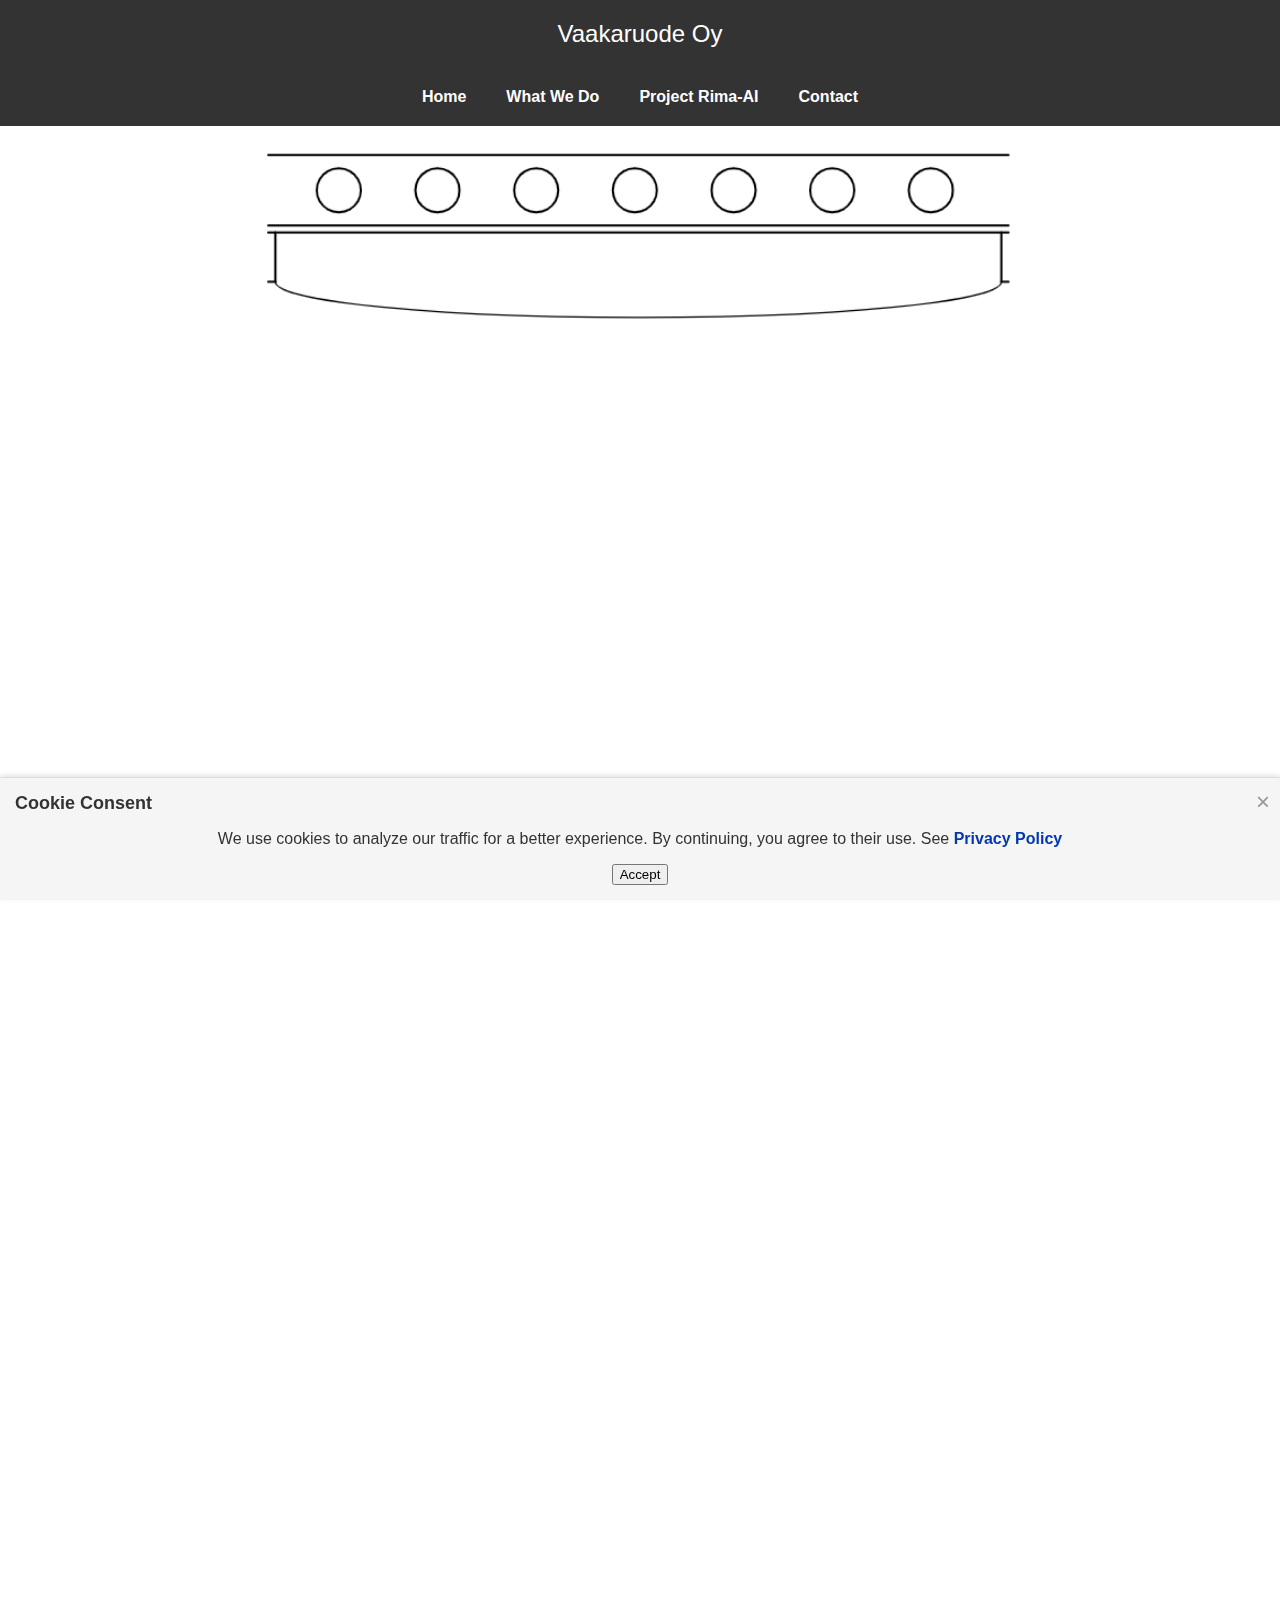
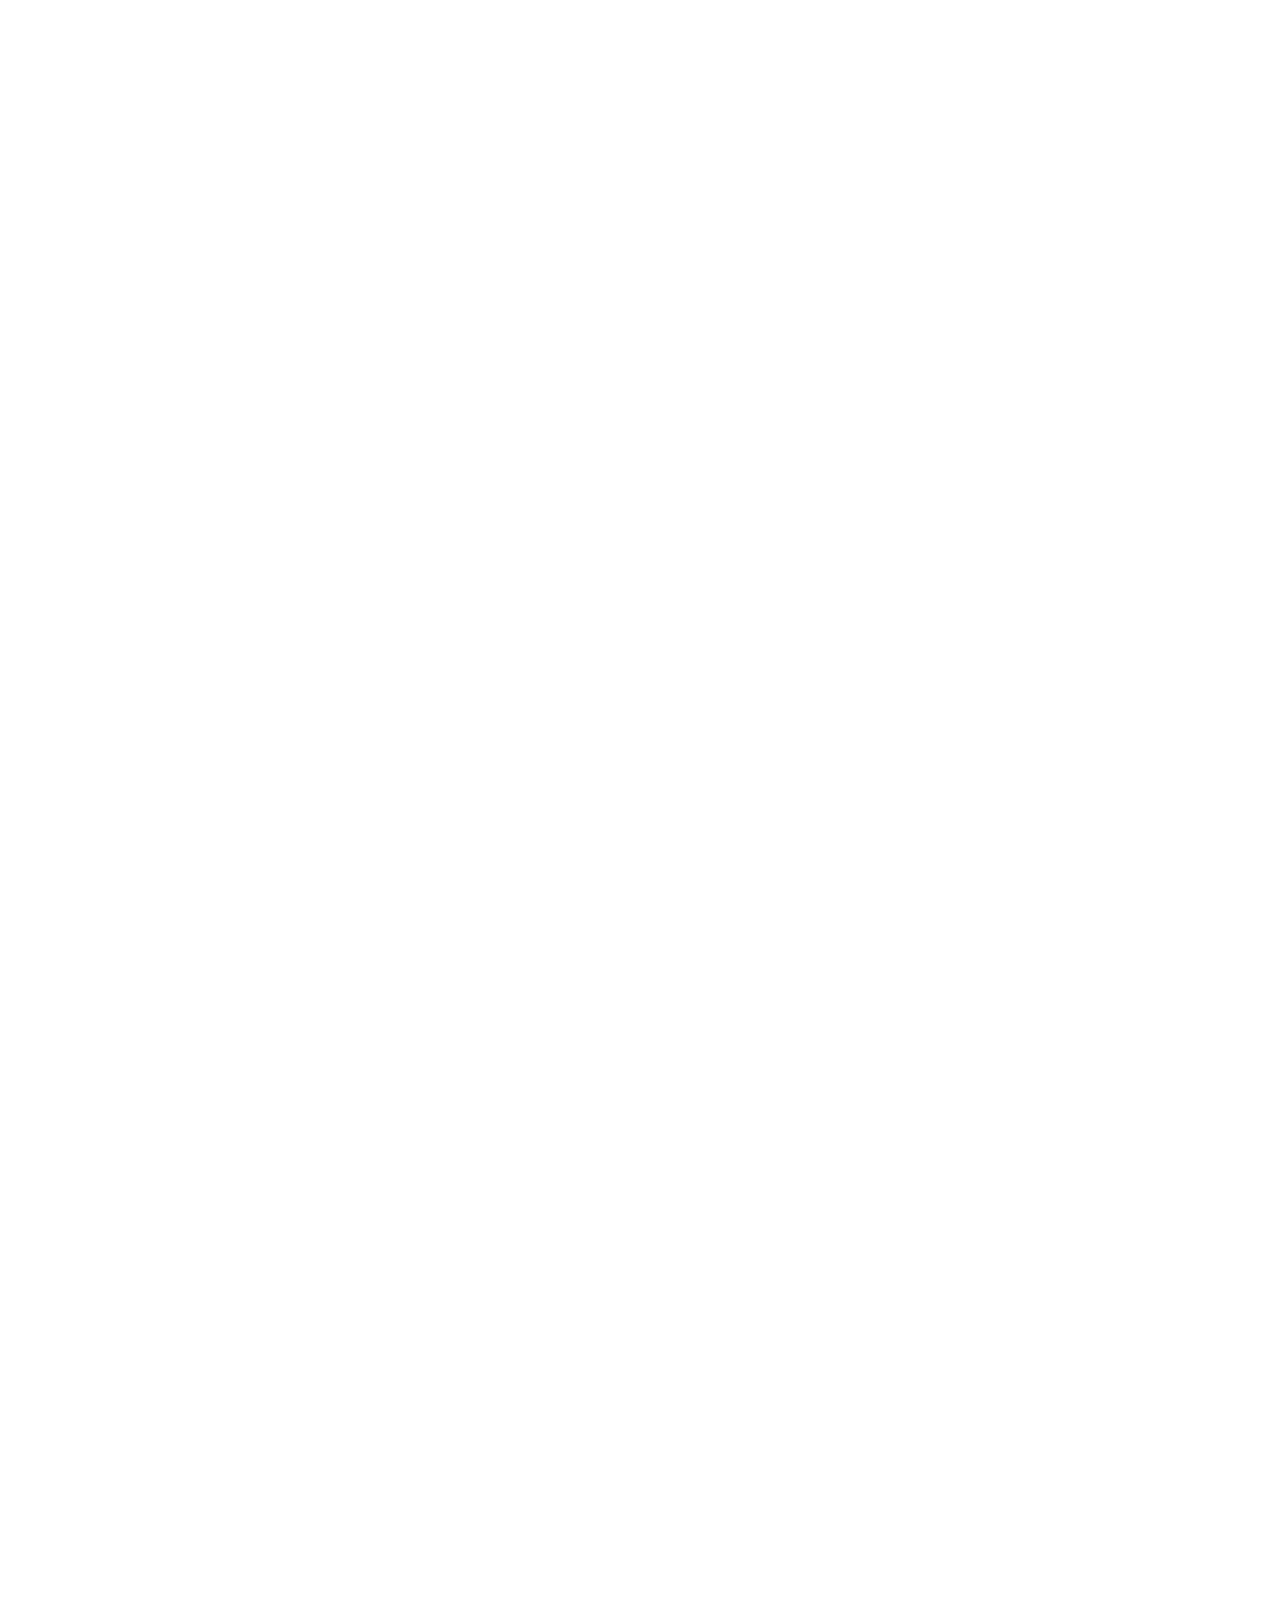
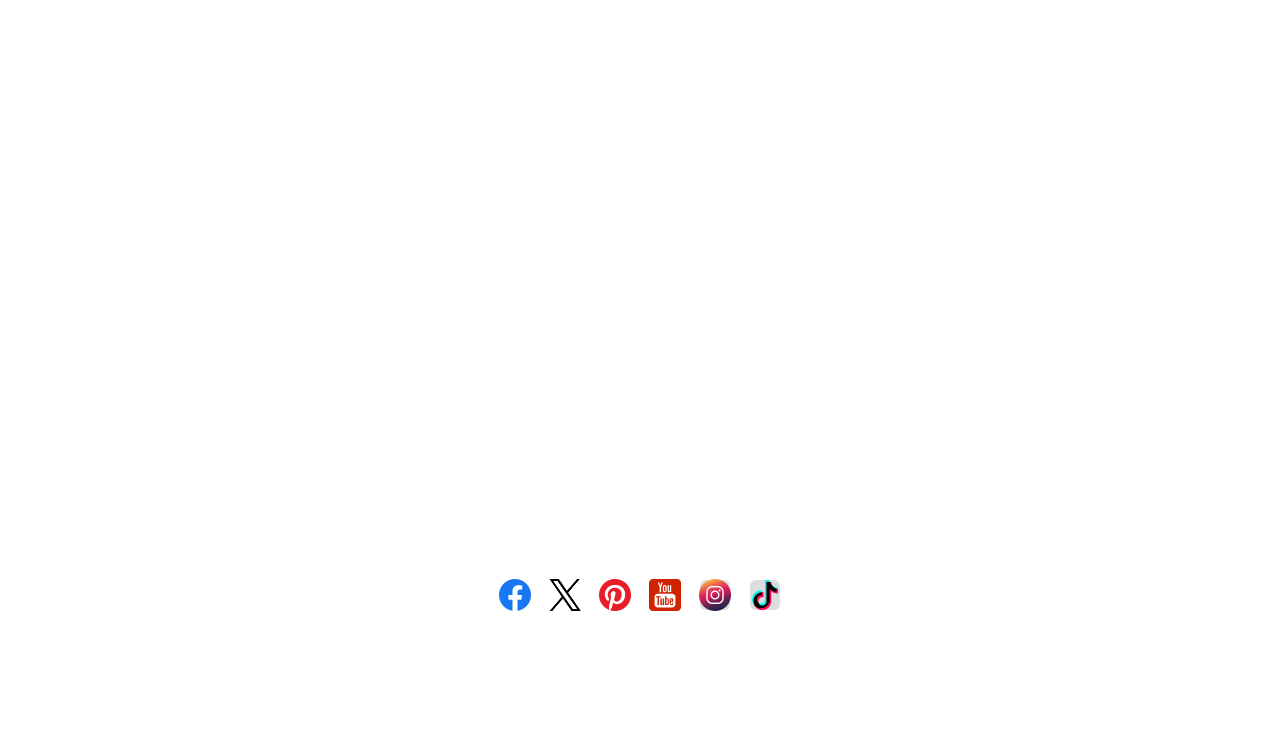
<file: index.html>
<!DOCTYPE html>
<html lang="en">

<head>
    <meta charset="UTF-8">
    <meta name="viewport" content="width=device-width, initial-scale=1.0">
    <!-- 
    
    git status
    git add .
    git commit -m "x"
    git push git@github-vaakaruode:vaakaruode/vaakaruode.github.io.git 
    
    
    
    <link rel="icon" href="assets/pics/e640/e-pic-0006.jpg" type="image/jpeg"> 
         This was manually, these were generated with https://realfavicongenerator.net/ 
         PATH: assets/pics/favicon   -->
    <link rel="apple-touch-icon" sizes="180x180" href="assets/pics/favicon/apple-touch-icon.png">
    <link rel="icon" type="image/png" sizes="32x32" href="assets/pics/favicon/favicon-32x32.png">
    <link rel="icon" type="image/png" sizes="16x16" href="assets/pics/favicon/favicon-16x16.png">
    <link rel="manifest" href="assets/pics/favicon/site.webmanifest">
    <link rel="mask-icon" href="assets/pics/favicon/safari-pinned-tab.svg" color="#5bbad5">
    <meta name="msapplication-TileColor" content="#da532c">
    <meta name="theme-color" content="#ffffff">

    <title>Vaakaruode Oy</title>
    <!-- Link to external CSS -->
    <link rel="stylesheet" href="style-2024.css">

    <!-- Global site tag (gtag.js) - Google Analytics -->
    <script async src="https://www.googletagmanager.com/gtag/js?id=G-X53KNGJC15"></script>
    <script>
        window.dataLayer = window.dataLayer || [];
        function gtag() { dataLayer.push(arguments); }
        gtag('js', new Date());
        gtag('config', 'G-X53KNGJC15');
    </script>

</head>

<body>
    <!-- Cookie Consent Banner -->
    <div id="cookieNotice" class="cookie-overlay">
        <div id="closeIcon" class="close-icon" onclick="acceptCookieConsent();">
            &times;
        </div>
        <div class="title-wrap-policy">
            <h4>Cookie Consent</h4>
        </div>
        <div class="content-wrap">
            <div class="msg-wrap">
                <p>
                    We use cookies to analyze our traffic for a better experience. By continuing, you agree to their
                    use.
                    See
                    <a style="color:#0239b1;" href="https://vaakaruode.github.io/privacy-policy/">Privacy Policy</a>
                </p>
                <div class="btn-wrap">
                    <button class="btn-primary" onclick="acceptCookieConsent();">Accept</button>
                </div>
            </div>
        </div>
    </div>

    <!-- Header with hamburger menu -->
    <div class="header">
        Vaakaruode Oy
        <div class="hamburger" onclick="toggleMenu()">☰</div>
    </div>

    <!-- Menu for both desktop and mobile (hidden on mobile initially) -->
    <div class="menu" id="menu">
        <a href="#sectionHome">Home</a>
        <a href="#sectionWhatWeDo">What We Do</a>
        <a href="#sectionProjectRoof">Project Rima-AI</a>
        <a href="#section5contact">Contact</a>
    </div>

    <div class="container">
        <div>
            <div class="videodm2">
                <img src="assets/pics/page/vaakaruode24v2.png" alt="logo">
            </div>
        </div>
    </div>

    <!-- Content Section with Narrow Width -->
    <div class="container">
        <!-- Section 1 -->
        <div class="section" id="sectionHome">
            <div class="content">
                <h2>WHO WE ARE</h2>
                <p>At Vaakaruode Oy, we leverage decades of experience in data analysis, machine learning, and
                    artificial intelligence to tackle complex data challenges. Our AI-driven team, led by the founder of
                    Vaakaruode Oy, combines deep expertise in data science and AI with a passion for advanced
                    technologies. We deliver tailored solutions that empower businesses to make informed decisions and
                    optimize their data usage.
                </p>
            </div>
        </div>
        <br>
        <!-- Section 2: Image swipe-in -->
        <div class="section" id="section2">
            <!-- <div class="image-container" id="image1">
                <img src="https://via.placeholder.com/600x400" alt="Sample Image">
            </div>-->
            <video class="videodm" autoplay muted>
                <source src="html/palvelut/mp4/vaakaruode-ai-team.mp4" type="video/mp4">
                Your browser does not support the video tag.
            </video>
        </div>

        <!-- Section 3 -->
        <div class="section" id="sectionWhatWeDo">
            <div class="content">
                <h2>WHAT WE DO</h2>
                <p>We provide a wide range of services, including predictive analytics, natural language processing, and
                    custom AI development. At Vaakaruode Oy, our goal is to deliver practical, results-driven solutions
                    that meet the unique needs of each client.</p>
                <p>Our current major project focuses on reducing the environmental impact of roof construction in
                    Finland. We are achieving this by enhancing and extending the structures beneath the roofing to
                    ensure they meet the latest building regulations and standards.</p>
                <p>We offer services to both roofing companies and individual consumers. We help determine whether your
                    roof has been installed according to the manufacturer's instructions and regulatory standards.</p>
                
            </div>
        </div>

        <!-- Section 4: Another image swipe-in -->
        <div class="section" id="section4">
            <div class="image-container" id="image2">
                <video class="videodm" autoplay muted>
                    <source src="html/palvelut/mp4/vaakaruode-protect.mp4" type="video/mp4">
                    Your browser does not support the video tag.
                </video>
            </div>
        </div>

        <!-- Section 4a -->
        <div class="section" id="sectionProjectRoof">
            <div class="content">
                <h2>Project RIMA-AI</h2>
                <p>The Vaakaruode AI Team aims to reduce CO2 emissions by extending the lifespan of roofing systems. Our
                    work begins with ensuring that roof installations are carried out meticulously, in compliance with
                    the regulations set by the Ministry of the Environment.</p>
                <p>We investigate whether underlayment has been installed according to guidelines and how moisture
                    management has been implemented to ensure that water is directed safely outside the exterior wall
                    line. Unfortunately, there is a suspicion that adherence to these guidelines may not always be
                    precise. We strive to investigate these concerns transparently and highlight any potential
                    shortcomings.</p>
                <h3>Research</h3>
                <ul>
                    <li>The Critical Role of Gravity in Roof Water Drainage</li>
                    <li>Ensuring Effective Water Drainage in Roof Structures</li>
                    <li>Historical Progress in Sub-Roof Structure Design for Discontinuous Roofing</li>
                </ul>

                <h3>Press</h3>
                <ul>
                    <li><a href="press/index.html">Vaakaruode Newsroom</a></li>
                </ul>
                

            </div>
        </div>

        <!-- Section 4b: Another image swipe-in -->
        <div class="section" id="section4b">
            <div class="image-container" id="image2">
                <video class="videodm" autoplay muted>
                    < <source src="html/vision/mp4/vaakaruode-visio.mp4" type="video/mp4">
                        Your browser does not support the video tag.
                </video>
            </div>
        </div>

        <!-- Section 5 -->
        <div class="section" id="section5contact">
            <div class="content">
                <h2>Contact</h2>
                <p>Get in touch: vaakaruode@gmail.com</p>
            </div>
        </div>

        <!-- 
                Social Media Links  5296499_fb_facebook_facebook logo_icon.png

        FB 64px
        Free icon: You will spend 0 credits when downloading with Free for commercial use
        free: https://www.iconfinder.com/icons/5296499/fb_facebook_facebook_logo_icon

        Pinterest:
        5296503_inspiration_pin_pinned_pinterest_social network_icon.png
        https://www.iconfinder.com/icons/5296503/inspiration_pin_pinned_pinterest_social_network_pinterest_logo_icon

        X
        https://www.iconfinder.com/search?q=x+twitter&category=social-media
        11244080_x_twitter_elon musk_twitter new logo_icon.png
        free

        Youtube
        386762_youtube_video_you tube_icon.png
        https://www.iconfinder.com/search?q=youtube&category=social-media
        Free

        Instagram
        2142569_circle_colored_gradient_instagram_media_icon.png
        You will spend 0 credits when downloading with Creative Commons (Attribution 3.0 Unported)
        https://www.iconfinder.com/search?q=instagram&category=social-media

        TikTok
        4362958_tiktok_logo_social media_icon.png
        You will spend 0 credits when downloading with Free for commercial use
        https://www.iconfinder.com/search?q=tiktok&category=social-media

        -->
        <div class="social-links">
            <a href="https://www.facebook.com/vaakaruode" target="_blank" class="social-button facebook">
                <img src="assets/pics/socialmedia/5296499_fb_facebook_facebook logo_icon.png" alt="Facebook"
                    class="social-icon">
            </a>
            <a href="https://x.com/vaakaruode" target="_blank" class="social-button twitter">
                <img src="assets/pics/socialmedia/11244080_x_twitter_elon musk_twitter new logo_icon.png" alt="X"
                    class="social-icon">
            </a>
            <a href="https://fi.pinterest.com/vaakaruode/" target="_blank" class="social-button pinterest">
                <img src="assets/pics/socialmedia/5296503_inspiration_pin_pinned_pinterest_social network_icon.png"
                    alt="pinterest" class="social-icon">
            </a>
            <a href="https://www.youtube.com/@vaakaruode" target="_blank" class="social-button youtube">
                <img src="assets/pics/socialmedia/386762_youtube_video_you tube_icon.png" alt="youtube"
                    class="social-icon">
            </a>
            <a href="https://www.instagram.com/vaakaruode/" target="_blank" class="social-button instagram">
                <img src="assets/pics/socialmedia/2142569_circle_colored_gradient_instagram_media_icon.png"
                    alt="instagram" class="social-icon">
            </a>
            <a href="https://www.tiktok.com/@vaakaruode" target="_blank" class="social-button tiktok">
                <img src="assets/pics/socialmedia/4362958_tiktok_logo_social media_icon.png" alt="tiktok"
                    class="social-icon">
            </a>
        </div>
    </div>
    <!-- Copyright container initially hidden -->
    <div id="copyright" class="hidden">
        &copy; 2024 Vaakaruode Oy - All Rights Reserved
    </div>
    <!-- JavaScript for scroll animations and hamburger menu -->
    <script>
        // Function to toggle menu visibility (for mobile)
        function toggleMenu() {
            var menu = document.getElementById("menu");
            menu.classList.toggle("visible");
            menu.classList.toggle("hidden");
        }

        // Function to handle element visibility on scroll
        function handleScroll() {
            const sections = document.querySelectorAll('.section');
            const images = document.querySelectorAll('.image-container');

            sections.forEach(section => {
                const sectionTop = section.getBoundingClientRect().top;
                const windowHeight = window.innerHeight;

                /*  Threshold Adjustment: sectionTop < windowHeight - 50 means the element will become visible when it is within 50 pixels from the bottom of the viewport. You might need to tweak this value based on how far in advance you want the element to appear. For instance, setting it to -50 can be adjusted to ensure it matches with your visual requirements and translates smoothly. */

                if (sectionTop < windowHeight - 90) {
                    section.classList.add('visible');
                }
            });

            images.forEach(image => {
                const imageTop = image.getBoundingClientRect().top;
                const windowHeight = window.innerHeight;

                if (imageTop < windowHeight - 100) {
                    image.classList.add('swipe-in');
                }
            });
        }
        // Function to check if the user is near the bottom of the page
        function checkScrollNearBottom() {
            const copyright = document.getElementById("copyright");
            const scrollPosition = window.scrollY + window.innerHeight;
            const documentHeight = document.documentElement.scrollHeight;
            const offset = 100; // Adjust this value to determine how close to the bottom the user must be

            if (documentHeight - scrollPosition <= offset) {
                // User is near the bottom
                copyright.classList.remove("hidden");
            } else {
                // User is not near the bottom
                copyright.classList.add("hidden");
            }
        }

        <!-- JavaScript for handling cookie consent -->
        function acceptCookieConsent() {
            document.getElementById('cookieNotice').style.display = 'none';
            localStorage.setItem('cookieConsent', 'accepted');
            gtag('event', 'cookie_consent', {
                'event_category': 'engagement',
                'event_label': 'cookie_consent',
                'value': 1
            });
        }

        // Show the banner if the consent hasn't been given
        document.addEventListener('DOMContentLoaded', function () {
            if (!localStorage.getItem('cookieConsent')) {
                document.getElementById('cookieNotice').style.display = 'block';
            }
        });

        // Listen for scroll events and call the checkScrollNearBottom function
        window.addEventListener("scroll", checkScrollNearBottom);

        // Listen for scroll events
        window.addEventListener('scroll', handleScroll);
    </script>

</body>

</html>
</file>
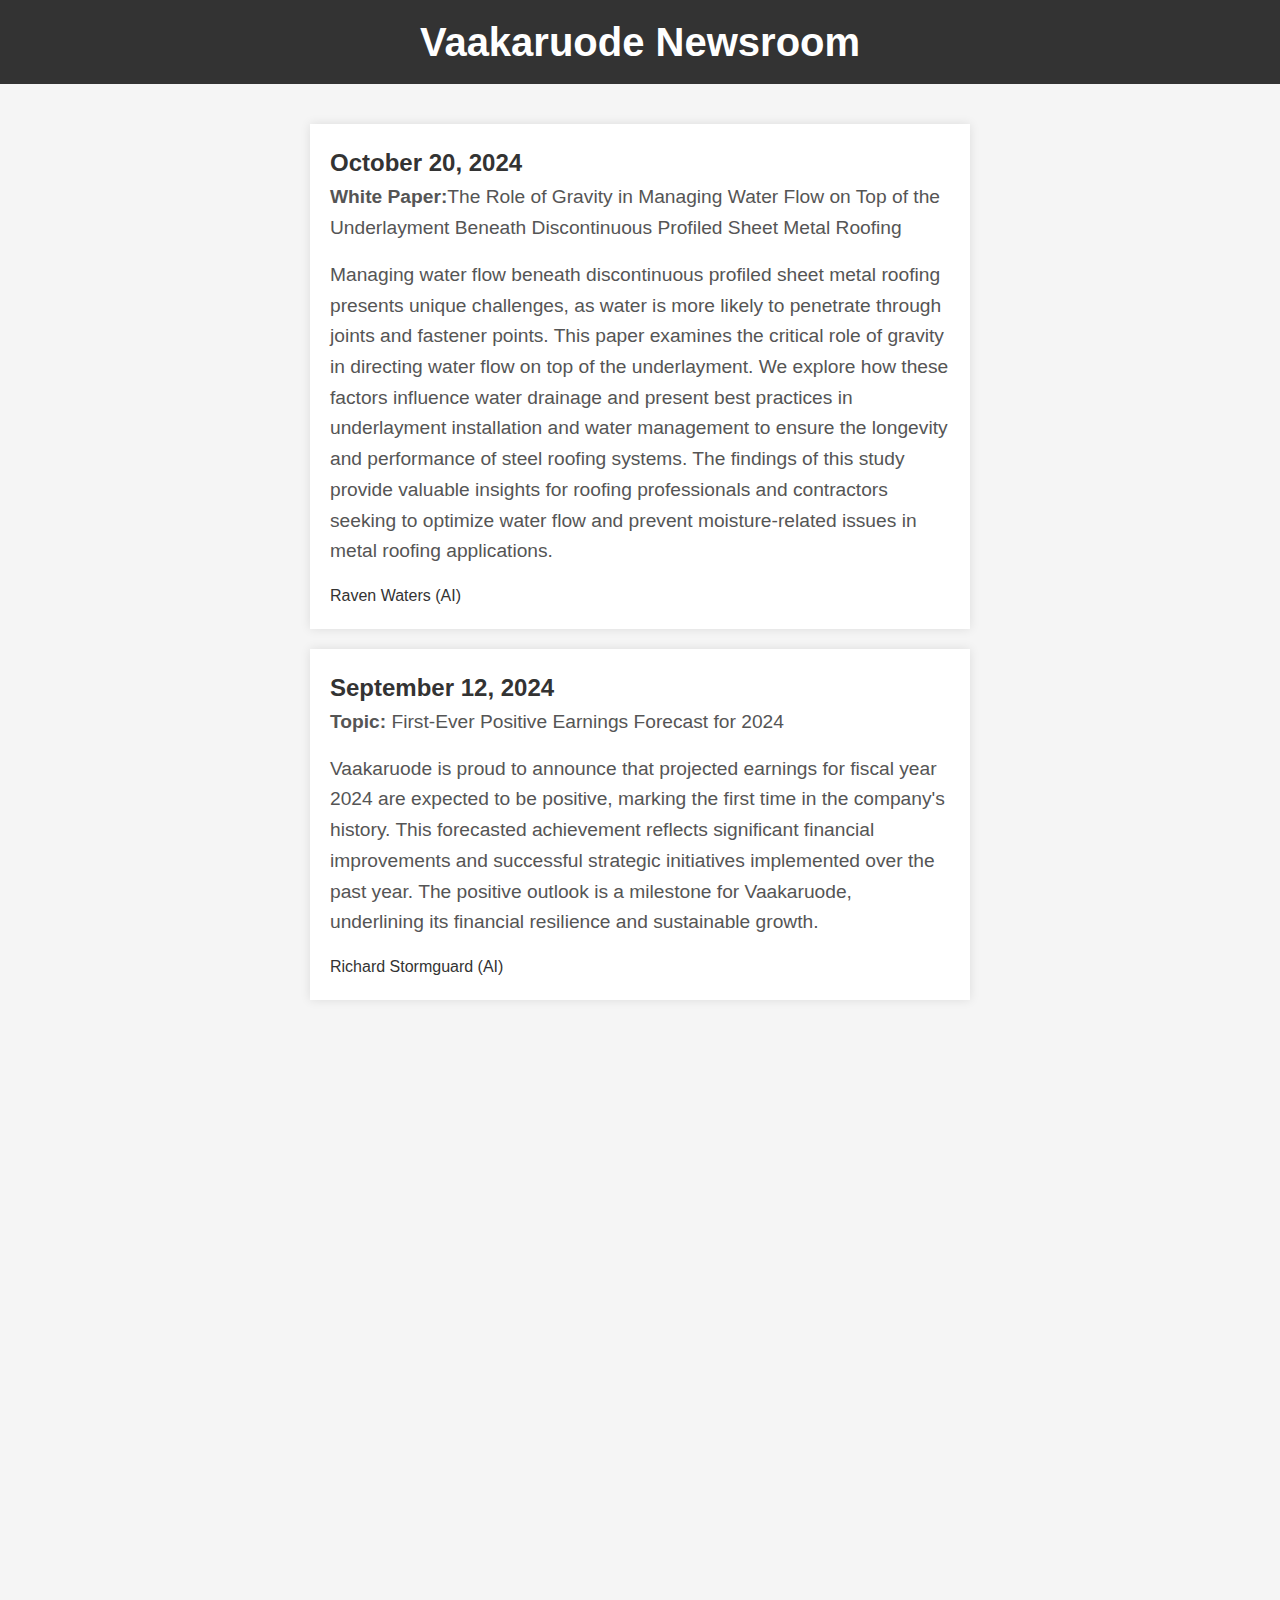
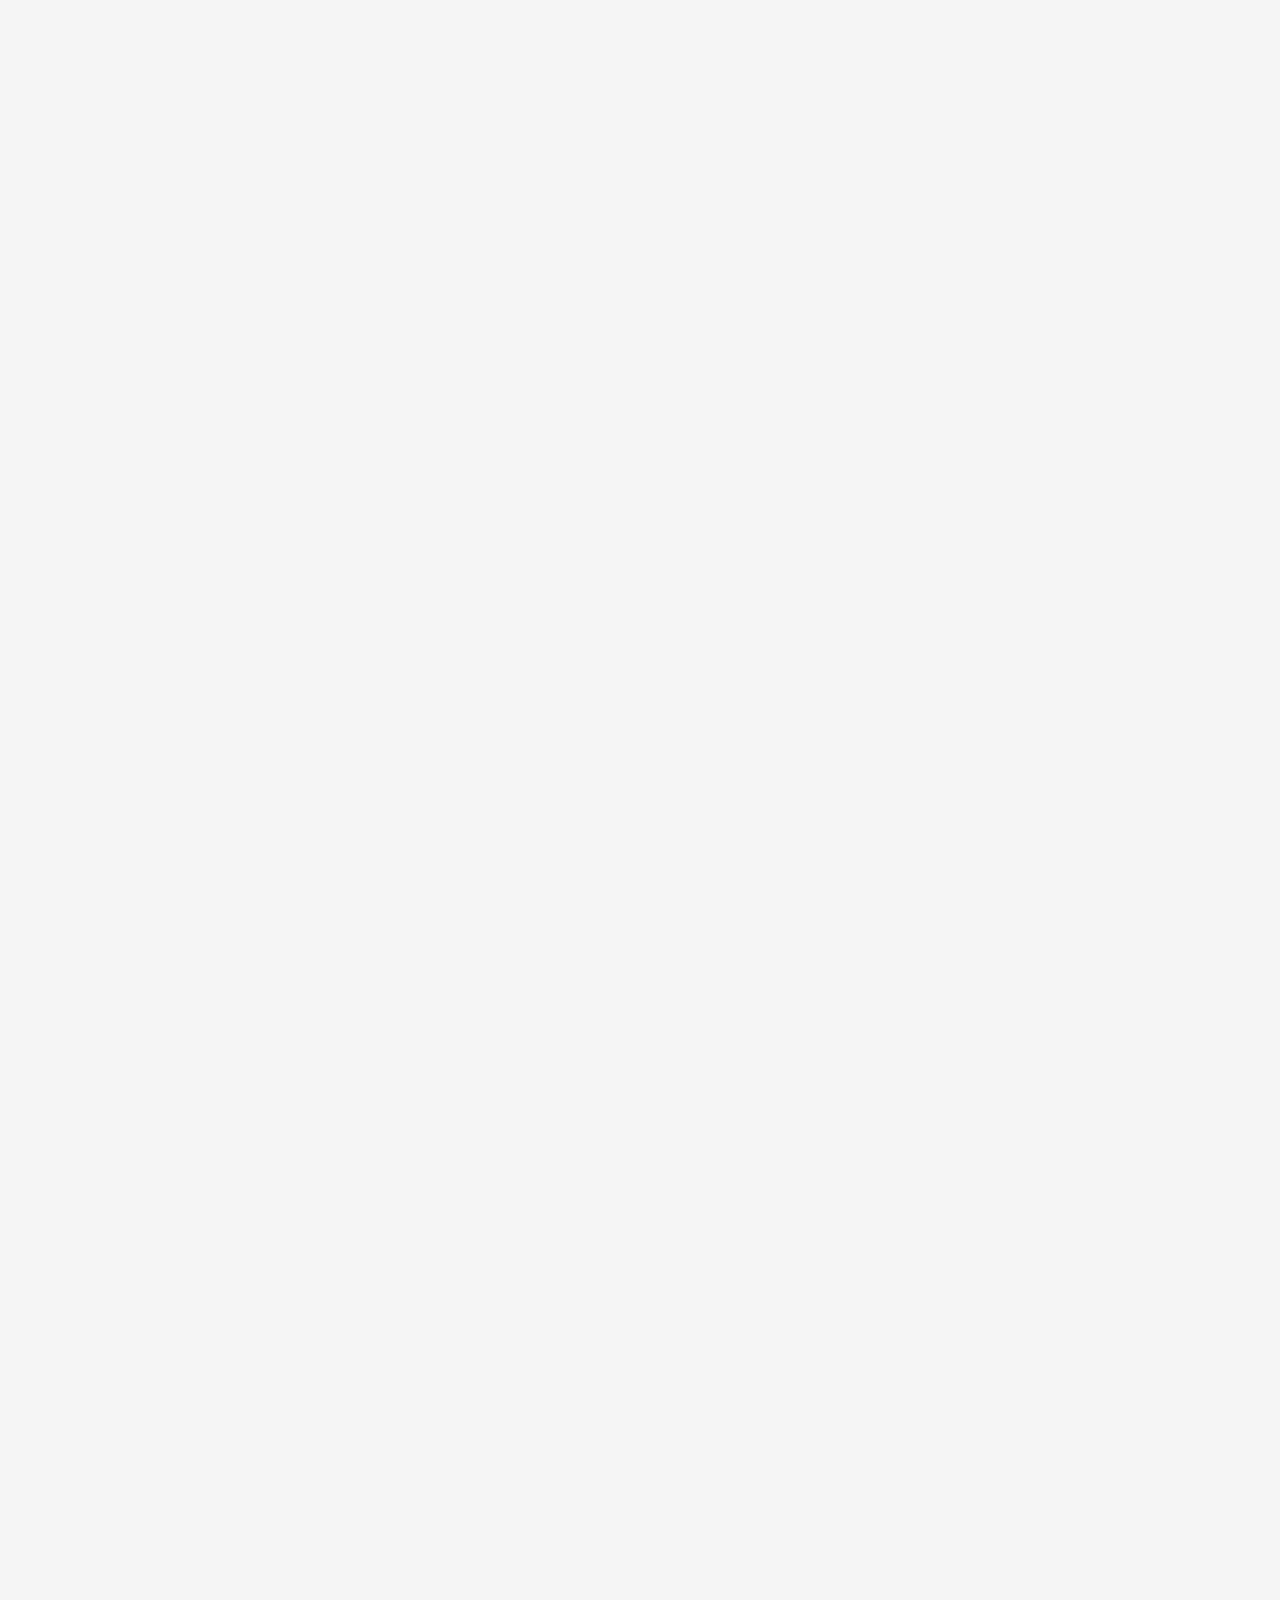
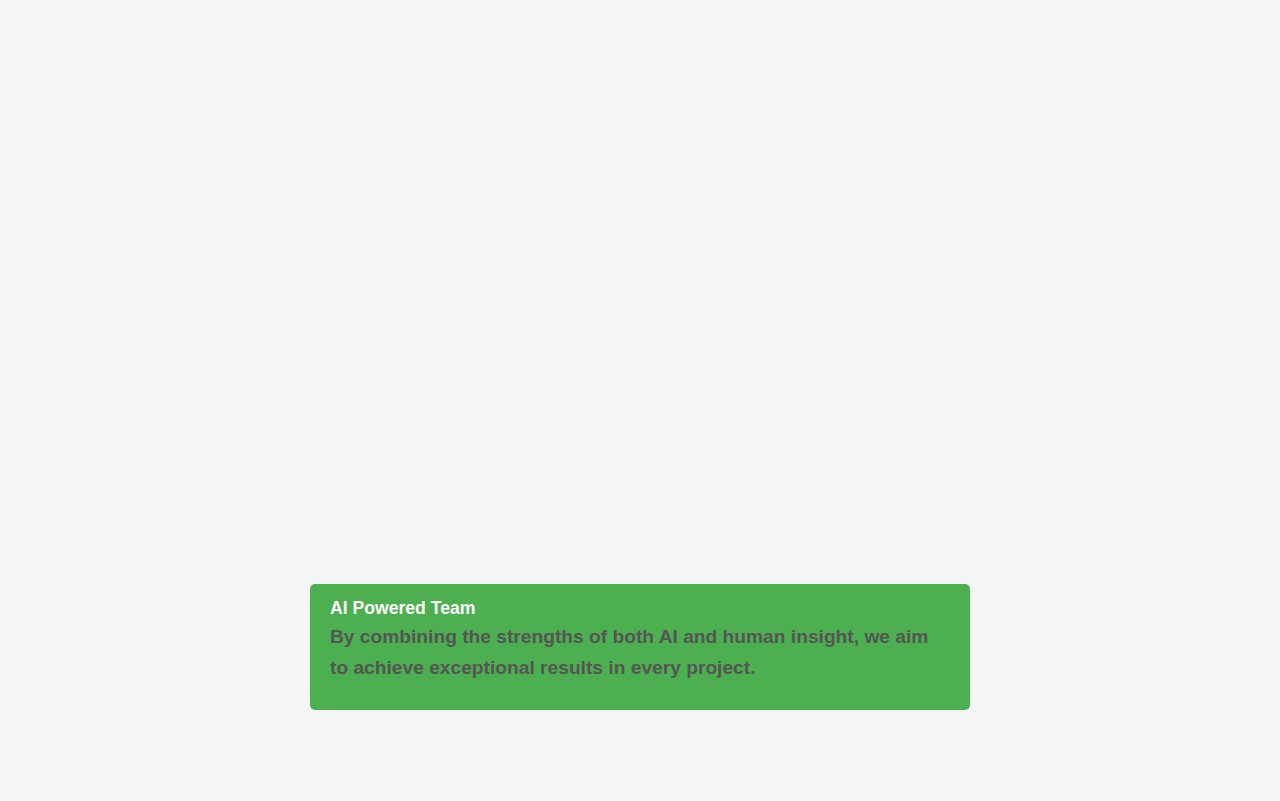
<file: press/index.html>
<!DOCTYPE html>
<html lang="en">

<head>
    <meta charset="UTF-8">
    <meta name="viewport" content="width=device-width, initial-scale=1.0">
    <title>Vaakaruode Newsroom</title>
    <link rel="stylesheet" href="styles.css">
</head>

<body>
    <header>
        <h1>Vaakaruode Newsroom</h1>
    </header>

    <section class="press-releases">

        <!-- https://via.placeholder.com/400 empty pic -->
        <div class="press-release fade-in">
            <h2>October 20, 2024</h2>
            <p><strong>White Paper:</strong>The Role of Gravity in Managing Water Flow on Top of the Underlayment Beneath Discontinuous Profiled Sheet Metal Roofing</p>
            <p>Managing water flow beneath discontinuous profiled sheet metal roofing presents unique challenges, as water is more likely to penetrate through joints and fastener points. This paper examines the critical role of gravity in directing water flow on top of the underlayment. We explore how these factors influence water drainage and present best practices in underlayment installation and water management to ensure the longevity and performance of steel roofing systems. The findings of this study provide valuable insights for roofing professionals and contractors seeking to optimize water flow and prevent moisture-related issues in metal roofing applications.
            </p>
            Raven Waters (AI)
        </div>
 
        <!-- https://via.placeholder.com/400 empty pic -->
        <div class="press-release fade-in">
            <h2>September 12, 2024</h2>
            <p><strong>Topic:</strong> First-Ever Positive Earnings Forecast for 2024</p>
            <p>Vaakaruode is proud to announce that projected earnings for fiscal year 2024 are expected to be positive,
                marking the first time in the company's history. This forecasted achievement reflects significant
                financial improvements and successful strategic initiatives implemented over the past year. The positive
                outlook is a milestone for Vaakaruode, underlining its financial resilience and sustainable growth.                
            </p>
            Richard Stormguard (AI)
        </div>


        <div class="press-release fade-in">
            <h2>January 15, 2024</h2>
            <p><strong>Topic:</strong> Product Development: Ventilation Gap Estimation Tool</p>
            <p>Our Ventilation Gap Estimation Tool is
                designed to calculate the optimal spacing between the roofing material and the underlayment. Precise
                Calculations: Based on the specific dimensional stability (expansion and contraction behavior) of the
                underlayment material, the application estimates the ideal ventilation gap to prevent moisture buildup
                and ensure structural integrity.
            </p>
            More information, contact: vaakaruode@gmail.com
        </div>

        <div class="press-release fade-in">
            <h2>November 10, 2023</h2>
            <p><strong>Topic:</strong> Roofing Practices</p>
            <img src="https://vaakaruode.github.io/assets/pics/e640/e-pic-0002.jpg" alt="Partnership Image">
            <p>The roof does not need to be flawless, but it must comply with the building codes, regulations, and
                standards in effect at the time of construction. This includes adherence to all applicable guidelines
                regarding materials, design, and installation processes. While minor cosmetic imperfections may not
                impact compliance, it is essential that the roof's structural integrity and durability meet the
                regulatory expectations to ensure its long-term functionality and safety.
            </p>
            Katherine "Kate" Airflow (AI)
        </div>


        <div class="press-release fade-in">
            <h2>July 25, 2022</h2>
            <p><strong>Topic:</strong> Vaakaruode Oy - AI Team</p>
            <img src="https://vaakaruode.github.io/assets/pics/e640/e-pic-0001.jpg" alt="Earnings Report Image">
            <p>Our team is led by the founder of Vaakaruode Oy, a visionary in the field. We are a group of advanced AI
                systems designed to support and enhance your projects. Leveraging cutting-edge technology, our AI
                solutions excel in tasks such as data analysis, structural design optimization, and predictive modeling
                with remarkable speed and accuracy.
            </p>
        </div>

        <div class="press-release fade-in">
            <h2>June 03, 2022</h2>
            <p><strong>Topic:</strong> Vaakaruode Oy - Registered</p>
            <p>Vaakaruode Oy was established five years after the first touch with construction engineers and roofs.
                Poorly executed turnkey roofing packages often lead to increased emissions due to frequent repairs and
                replacements. By improving the quality of these renovations, we aim to reduce unnecessary environmental
                impact and enhance the durability of roofing systems. This approach not only minimizes waste but also
                promotes more sustainable construction practices.
            </p>
        </div>

        <div class="ai-badge">AI Powered Team
            <p> By combining the strengths of both AI and human insight, we aim to achieve exceptional results in every
                project.
            </p>
        </div>

    </section>

    <br>
    <br>


    <!-- Copyright container initially hidden -->
    <div id="copyright" class="hidden">
        &copy; 2024 Vaakaruode Oy - All Rights Reserved
    </div>

    <script src="script_press.js"></script>
</body>

</html>
</file>
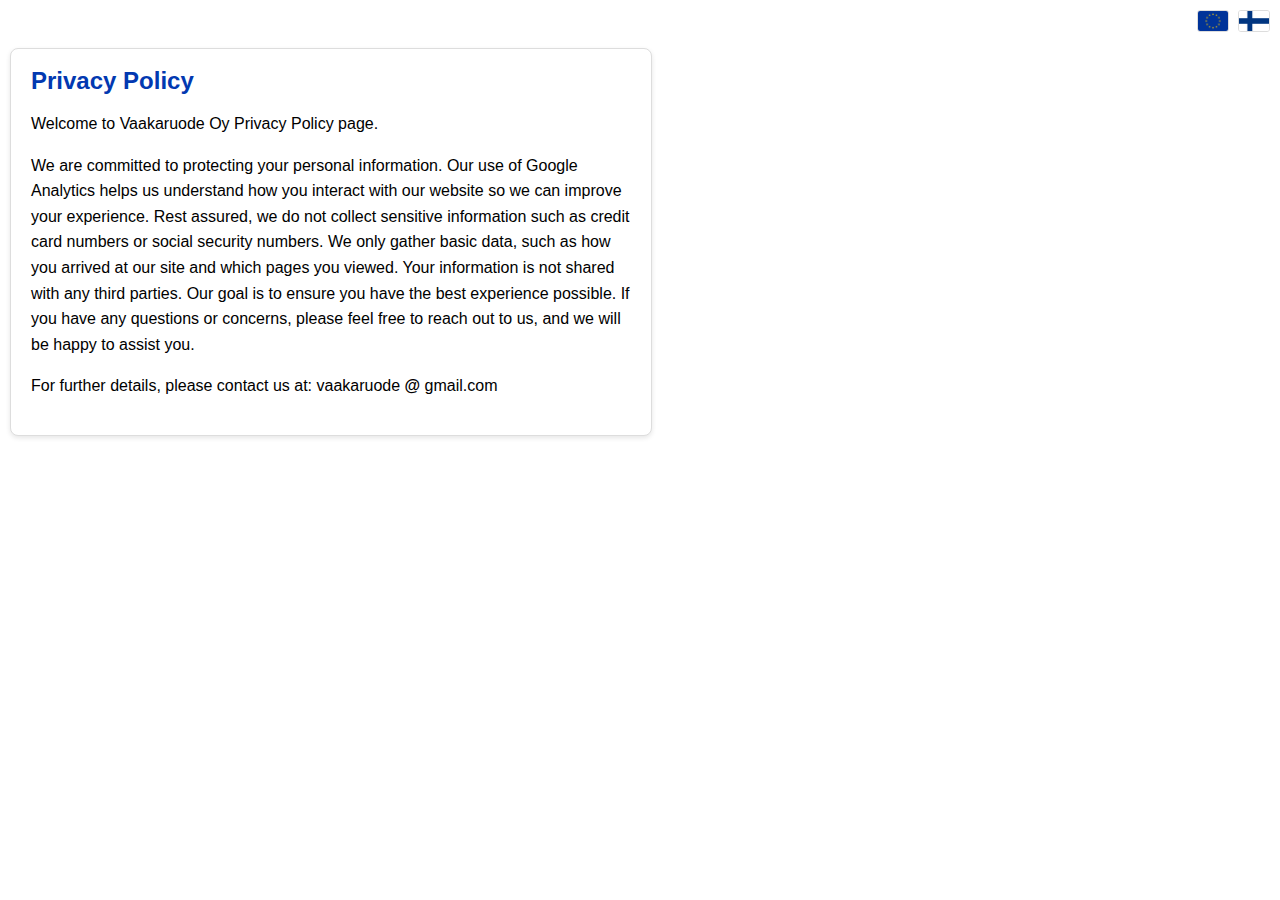
<file: privacy-policy/index.html>
<!DOCTYPE html>
<html lang="en">

<head>
  <meta charset="UTF-8">
  <meta name="viewport" content="width=device-width, initial-scale=1.0">
  <title>Privacy Policy</title>
  <link rel="stylesheet" href="styles.css"> <!-- Link to your CSS file -->
</head>

<body>
  <!-- Language Switcher -->
  <div class="language-switcher">
    <img src="flag/eu.png" alt="English" class="flag" onclick="changeLanguage('en')">
    <img src="flag/fi.png" alt="Finnish" class="flag" onclick="changeLanguage('fi')">
  </div>

  <!-- Privacy Policy Content -->
  <br>
  <div id="privacyPolicy" class="privacy-policy">
    <div id="policyContent">
      <!-- English Version -->
      <div class="policy-content" id="policy-en">
        <h1>Privacy Policy</h1>
        <p>
          Welcome to Vaakaruode Oy Privacy Policy page.
        </p>
        <p>
          We are committed to protecting your personal information. Our use of Google Analytics helps us understand how
          you interact with our website so we can improve your experience. Rest assured, we do not collect sensitive
          information such as credit card numbers or social security numbers. We only gather basic data, such as how you
          arrived at our site and which pages you viewed. Your information is not shared with any third parties. Our
          goal is to ensure you have the best experience possible. If you have any questions or concerns, please feel
          free to reach out to us, and we will be happy to assist you.
        </p>
        <p>
          For further details, please contact us at: vaakaruode <strong>@</strong> gmail.com
        </p>
      </div>
      <!-- Finnish Version -->
      <div class="policy-content" id="policy-fi" style="display: none;">
        <h1>Tietosuojakäytäntö</h1>
        <p>
          Tervetuloa Vaakaruode Oy tietosuojasivullemme.
        </p>
        <p>
          Pidämme henkilökohtaisten tietojesi suojaa ja turvallisuutta erittäin tärkeänä. Käytämme Google Analyticsia
          seurataksemme, miten käytät sivustoamme, jotta voimme parantaa käyttökokemustasi. Älä huoli, emme kerää
          arkaluonteisia tietoja, kuten luottokortin numeroa tai henkilötunnusta. Keräämme vain perustietoja, kuten
          miten saavuit sivustollemme ja mitä sivuja katselit. Emme koskaan jaa tietojasi kolmansien osapuolien kanssa.
          Tavoitteenamme on varmistaa, että sinulla on paras mahdollinen kokemus sivustollamme. Jos sinulla on
          kysymyksiä tai huolenaiheita, ota rohkeasti yhteyttä, niin autamme mielellämme.
        </p>
        <p>Lisätietoja saat ottamalla yhteyttä: vaakaruode at gmail.com</p>


      </div>
    </div>
  </div>

  <!-- JavaScript for Language Switching -->
  <script>
    function changeLanguage(lang) {
      if (lang === 'en') {
        document.getElementById('policy-en').style.display = 'block';
        document.getElementById('policy-fi').style.display = 'none';
      } else if (lang === 'fi') {
        document.getElementById('policy-en').style.display = 'none';
        document.getElementById('policy-fi').style.display = 'block';
      }
    }

    // Default language
    document.addEventListener('DOMContentLoaded', function () {
      changeLanguage('en');
    });
  </script>
</body>

</html>
</file>
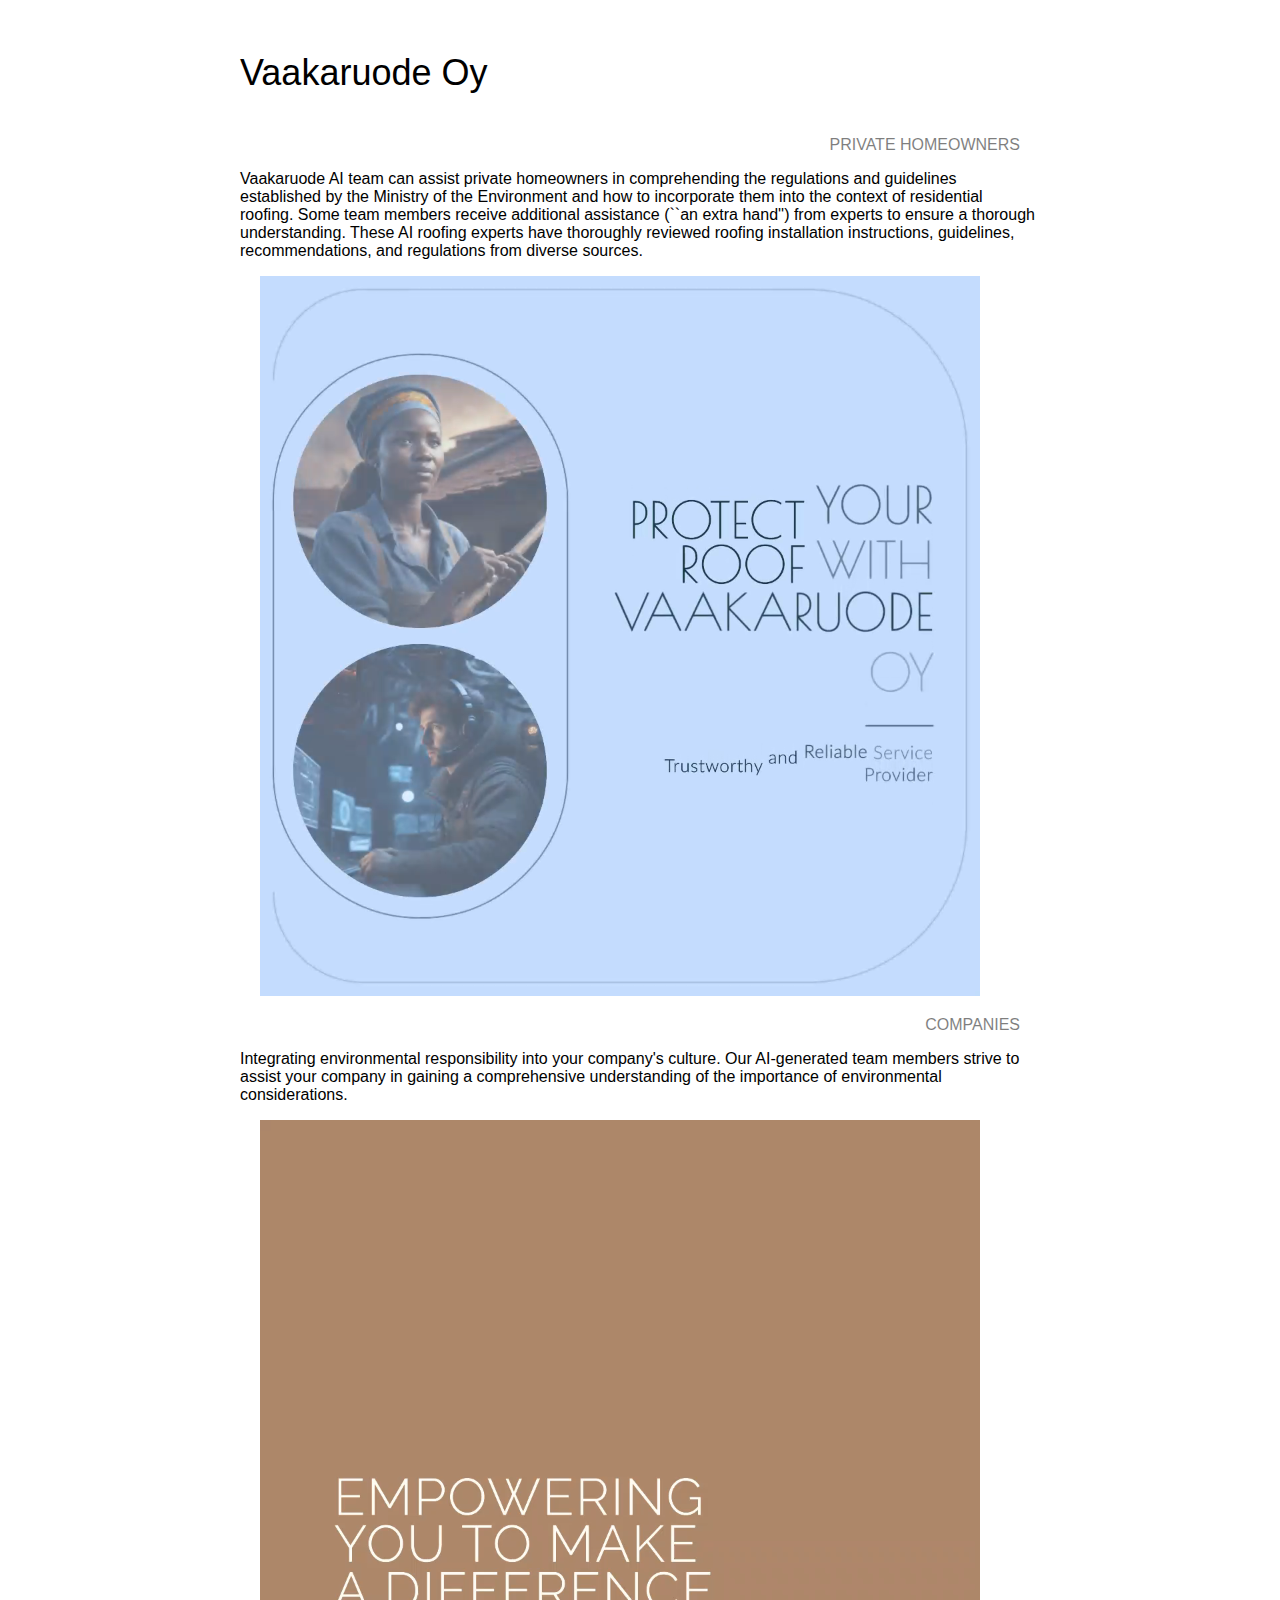
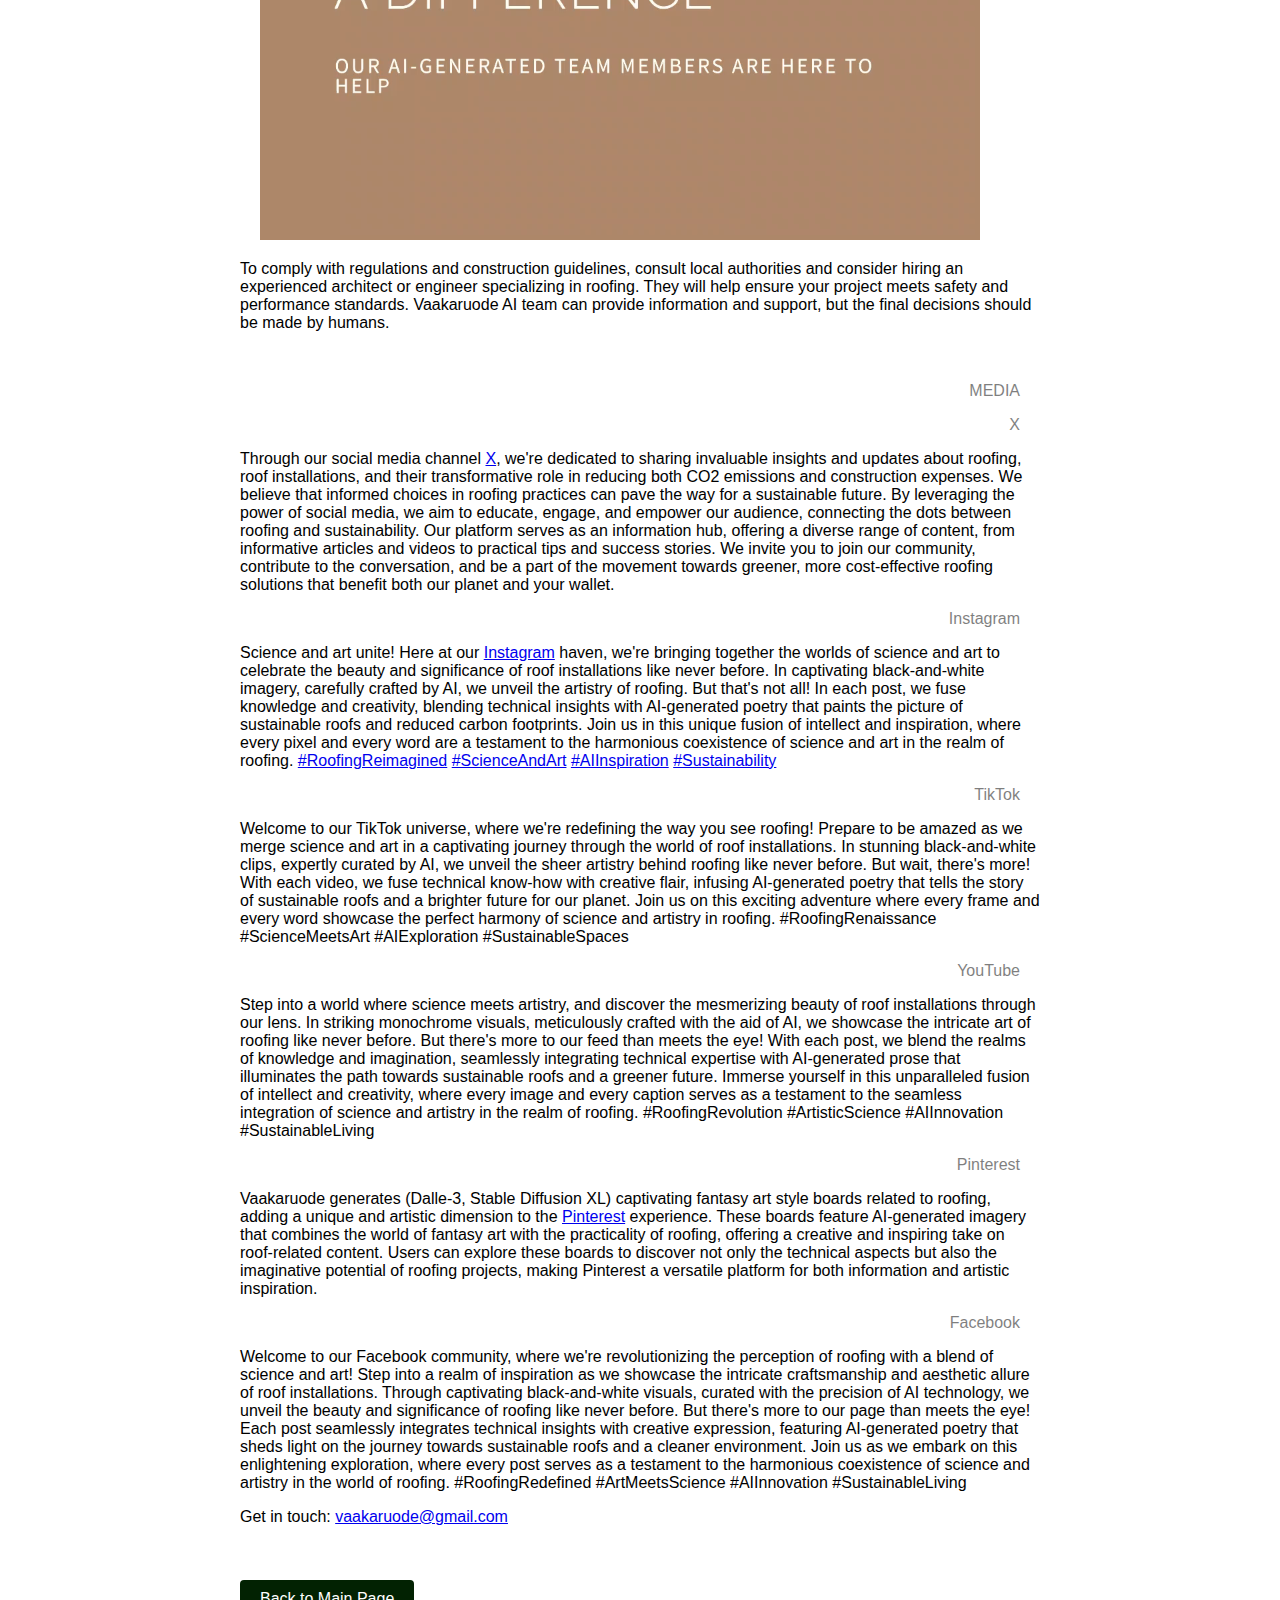
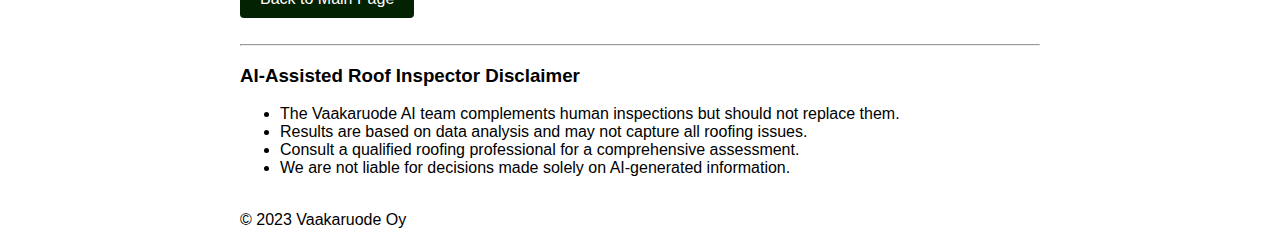
<file: html/palvelut.html>
<!DOCTYPE html>
<html lang="en">

<head>
    <meta charset="UTF-8">
    <meta name="viewport" content="width=device-width, initial-scale=1.0">
    <title>Services - Vaakaruode Oy</title>
    <link rel="stylesheet" type="text/css" href="style-html-white.css">
</head>

<body>
    <div class="container">
        <p class="text2">Vaakaruode Oy</p>

        <p class="fade-out-reference2">PRIVATE HOMEOWNERS</p>

        <p class="fade-out-start">
            Vaakaruode AI team can assist private homeowners in comprehending the regulations and guidelines established
            by the Ministry of the Environment and how to incorporate them into the context of residential roofing.
            Some team members receive additional assistance (``an extra hand'') from experts to ensure a thorough
            understanding. These AI roofing experts have thoroughly reviewed roofing installation instructions,
            guidelines, recommendations, and regulations from diverse sources.
        </p>

        <p class="fade-out-start">
            <video class="videodm" autoplay loop muted>
                <source src="palvelut/mp4/vaakaruode-protect.mp4" type="video/mp4">
                Your browser does not support the video tag.
            </video>
        </p>


        <p class="fade-out-reference2">COMPANIES</p>

        <p class="fade-out-start">
            Integrating environmental responsibility into your company's culture.
            Our AI-generated team members strive to assist your company in gaining a comprehensive understanding of the
            importance of environmental considerations.
        </p>

        <p class="fade-out-start">
            <video class="videodm" autoplay loop muted>
                <source src="palvelut/mp4/vaakaruode-ai-team.mp4" type="video/mp4">
                Your browser does not support the video tag.
            </video>
        </p>

        <p class="fade-out-start">

            To comply with regulations and construction guidelines, consult local authorities and consider hiring an
            experienced architect or engineer specializing in roofing.
            They will help ensure your project meets safety and performance standards.
            Vaakaruode AI team can provide information and support, but the final decisions should be made by humans.
        </p>


        <!--  <p class="fade-out-reference">[RakMk C2 (1998), RT 85-10767, RIL-107-2012]</p>
-->
        <br>


        <p class="fade-out-reference2">MEDIA</p>

        <p class="fade-out-reference2">X</p>

        <p class="fade-out-start">
            Through our social media channel <a href="https://twitter.com/vaakaruode/" target="_blank">X</a>, we're
            dedicated to sharing invaluable
            insights and updates about
            roofing, roof installations, and their transformative role in reducing both CO2 emissions and construction
            expenses. We believe that informed choices in roofing practices can pave the way for a sustainable future.
            By leveraging the power of social media, we aim to educate, engage, and empower our audience, connecting the
            dots between roofing and sustainability. Our platform serves as an information hub, offering a diverse range
            of content, from informative articles and videos to practical tips and success stories. We invite you to
            join our community, contribute to the conversation, and be a part of the movement towards greener, more
            cost-effective roofing solutions that benefit both our planet and your wallet.
        </p>

        <p class="fade-out-reference2">Instagram</p>

        <p class="fade-out-start">
            Science and art unite! Here at our <a href="https://www.instagram.com/vaakaruode/"
                target="_blank">Instagram</a>
            haven, we're bringing
            together the worlds of science and art to
            celebrate the beauty and significance of roof installations like never before. In captivating
            black-and-white imagery, carefully crafted by AI, we unveil the artistry of roofing. But that's not all! In
            each post, we fuse knowledge and creativity, blending technical insights with AI-generated poetry that
            paints the picture of sustainable roofs and reduced carbon footprints. Join us in this unique fusion of
            intellect and inspiration, where every pixel and every word are a testament to the harmonious coexistence of
            science and art in the realm of roofing.
            <a href="https://www.instagram.com/explore/tags/roofingreimagined/" target="_blank">#RoofingReimagined</a>
            <a href="https://www.instagram.com/explore/tags/scienceandart/" target="_blank">#ScienceAndArt</a>
            <a href="https://www.instagram.com/explore/tags/aiinspiration/" target="_blank">#AIInspiration</a>
            <a href="https://www.instagram.com/explore/tags/sustainability/" target="_blank">#Sustainability</a>
            <!-- 
            convert these to html:  [#RoofingReimagined](https://www.instagram.com/explore/tags/RoofingReimagined/) 
            [#ScienceAndArt](https://www.instagram.com/explore/tags/ScienceAndArt/) 
            [#AIInspiration](https://www.instagram.com/explore/tags/AIInspiration/)
            [#Sustainability](https://www.example.com/sustainability)
            -->
        </p>


        <p class="fade-out-reference2">TikTok</p>

        Welcome to our TikTok universe, where we're redefining the way you see roofing! Prepare to be amazed as we merge science and art in a captivating journey through the world of roof installations. In stunning black-and-white clips, expertly curated by AI, we unveil the sheer artistry behind roofing like never before. But wait, there's more! With each video, we fuse technical know-how with creative flair, infusing AI-generated poetry that tells the story of sustainable roofs and a brighter future for our planet. Join us on this exciting adventure where every frame and every word showcase the perfect harmony of science and artistry in roofing. #RoofingRenaissance #ScienceMeetsArt #AIExploration #SustainableSpaces

        <p class="fade-out-reference2">YouTube</p>

        Step into a world where science meets artistry, and discover the mesmerizing beauty of roof installations through our lens. In striking monochrome visuals, meticulously crafted with the aid of AI, we showcase the intricate art of roofing like never before. But there's more to our feed than meets the eye! With each post, we blend the realms of knowledge and imagination, seamlessly integrating technical expertise with AI-generated prose that illuminates the path towards sustainable roofs and a greener future. Immerse yourself in this unparalleled fusion of intellect and creativity, where every image and every caption serves as a testament to the seamless integration of science and artistry in the realm of roofing. #RoofingRevolution #ArtisticScience #AIInnovation #SustainableLiving

        <p class="fade-out-reference2">Pinterest</p>

        <p class="fade-out-start">
            Vaakaruode generates (Dalle-3, Stable Diffusion XL) captivating fantasy art style boards related to roofing,
            adding a unique and
            artistic dimension to the <a href="https://fi.pinterest.com/vaakaruode/" target="_blank">Pinterest</a>
            experience. These boards feature AI-generated imagery that combines the
            world of fantasy art with the practicality of roofing, offering a creative and inspiring take on
            roof-related content. Users can explore these boards to discover not only the technical aspects but also the
            imaginative potential of roofing projects, making Pinterest a versatile platform for both information and
            artistic inspiration.
        </p>

        <p class="fade-out-reference2">Facebook</p>

        Welcome to our Facebook community, where we're revolutionizing the perception of roofing with a blend of science and art! Step into a realm of inspiration as we showcase the intricate craftsmanship and aesthetic allure of roof installations. Through captivating black-and-white visuals, curated with the precision of AI technology, we unveil the beauty and significance of roofing like never before. But there's more to our page than meets the eye! Each post seamlessly integrates technical insights with creative expression, featuring AI-generated poetry that sheds light on the journey towards sustainable roofs and a cleaner environment. Join us as we embark on this enlightening exploration, where every post serves as a testament to the harmonious coexistence of science and artistry in the world of roofing. #RoofingRedefined #ArtMeetsScience #AIInnovation #SustainableLiving

        <p class="fade-out-start">
            Get in touch: <a href="mailto:vaakaruode@gmail.com">vaakaruode@gmail.com</a>
        </p>

        <br>
        <a href="/vaakaruode.github.io/" class="back-button">Back to Main Page</a>
        <br>
        <br>
        <hr>

        <h3>AI-Assisted Roof Inspector Disclaimer</h3>
        <ul>
            <li>The Vaakaruode AI team complements human inspections but should not replace them.</li>
            <li>Results are based on data analysis and may not capture all roofing issues.</li>
            <li>Consult a qualified roofing professional for a comprehensive assessment.</li>
            <li>We are not liable for decisions made solely on AI-generated information.</li>
        </ul>

        <br>

        <!-- Copyright container initially hidden -->
        <div id="copyright" class="hidden">
            &copy; 2023 Vaakaruode Oy
        </div>



    </div>




    <script>


        // Function to check if the user has scrolled down
        function checkScroll() {
            const copyright = document.getElementById("copyright");
            if (window.scrollY > 500) { // Adjust the value (100 changed to 500) as needed
                copyright.classList.remove("hidden");
            } else {
                copyright.classList.add("hidden");
            }
        }

        // Listen for scroll events and call the checkScroll function
        window.addEventListener("scroll", checkScroll);


        const text = document.querySelector('.text');

        let currentIndex = 0;




        // Function to check if an element is in the viewport
        function isElementInViewport(el) {
            const rect = el.getBoundingClientRect();
            return (
                rect.top >= 0 &&
                rect.bottom <= (window.innerHeight || document.documentElement.clientHeight)
            );
        }



    </script>
</body>

</html>
</file>
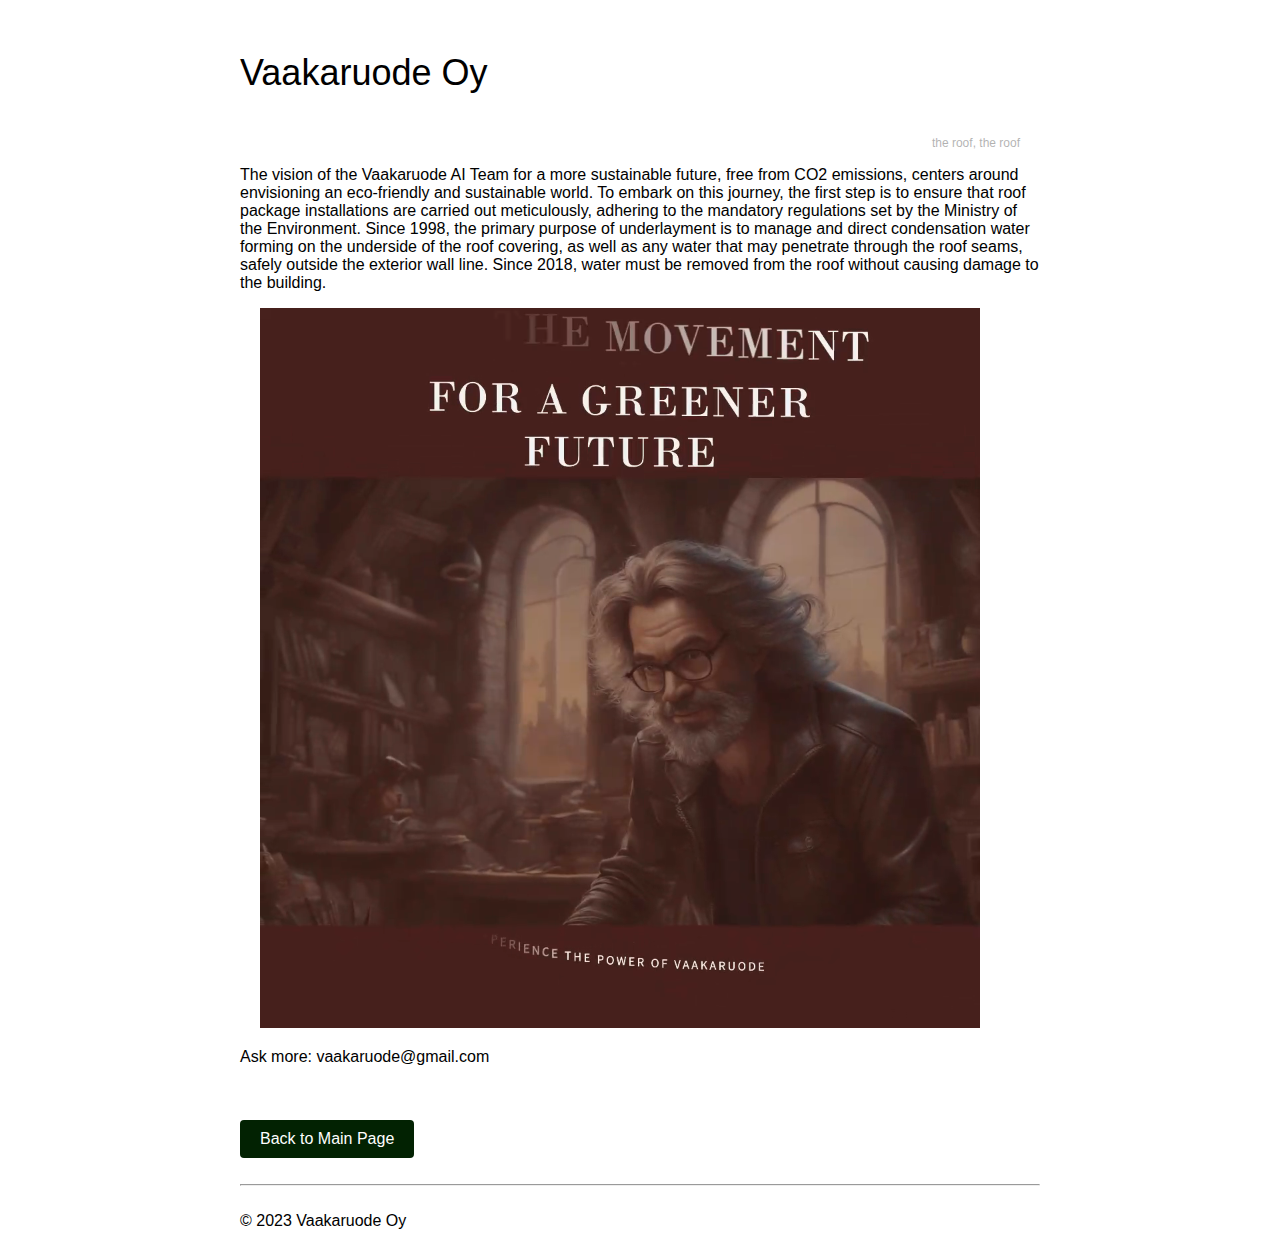
<file: html/vision.html>
<!DOCTYPE html>
<html lang="en">

<head>
    <meta charset="UTF-8">
    <meta name="viewport" content="width=device-width, initial-scale=1.0">
    <title>Vision - Vaakaruode Oy</title>
    <link rel="stylesheet" type="text/css" href="style-html-white.css">
</head>

<body>
    <div class="container">


        <p class="text2">Vaakaruode Oy</p>



        <p class="fade-out-reference">the roof, the roof</p>

        <p class="fade-out-start">
            The vision of the Vaakaruode AI Team for a more sustainable future,
            free from CO2 emissions, centers around envisioning an eco-friendly and sustainable world.
            To embark on this journey, the first step is to ensure that roof package installations are carried out
            meticulously, adhering to the mandatory regulations set by the Ministry of the Environment.

            Since 1998, the primary purpose of underlayment is to manage and direct condensation water forming on the
            underside of the roof covering, as well as any water that may penetrate through the roof seams, safely
            outside the exterior wall line.

            Since 2018, water must be removed from the roof without causing damage to the building.
        </p>

        <p class="fade-out-start">
            <video class="videodm" autoplay loop muted>
                <source src="vision/mp4/vaakaruode-visio.mp4" type="video/mp4">
                Your browser does not support the video tag.
            </video>
        </p>





        <p class="fade-out-start">
            Ask more: vaakaruode@gmail.com
        </p>

        <br>
        <a href="/vaakaruode.github.io/" class="back-button">Back to Main Page</a>
        <br>
        <br>
        <hr>
        <br>

        <!-- Copyright container initially hidden -->
        <div id="copyright" class="hidden">
            &copy; 2023 Vaakaruode Oy
        </div>



    </div>




    <script>


        // Function to check if the user has scrolled down
        function checkScroll() {
            const copyright = document.getElementById("copyright");
            if (window.scrollY > 500) { // Adjust the value (100 changed to 500) as needed
                copyright.classList.remove("hidden");
            } else {
                copyright.classList.add("hidden");
            }
        }

        // Listen for scroll events and call the checkScroll function
        window.addEventListener("scroll", checkScroll);


        const text = document.querySelector('.text');

        let currentIndex = 0;




        // Function to check if an element is in the viewport
        function isElementInViewport(el) {
            const rect = el.getBoundingClientRect();
            return (
                rect.top >= 0 &&
                rect.bottom <= (window.innerHeight || document.documentElement.clientHeight)
            );
        }



    </script>
</body>

</html>
</file>
<file: style-2024.css>
body,
html {
    margin: 0;
    padding: 0;
    font-family: Arial, sans-serif;
    scroll-behavior: smooth;
}

.header {
    background-color: #333;
    color: white;
    text-align: center;
    padding: 20px;
    font-size: 24px;
    position: relative;
}


.menu {
    display: flex;
    justify-content: center;
    background-color: #333;
    padding: 10px 0;
}

.menu a {
    color: white;
    padding: 10px 20px;
    text-decoration: none;
}

.menu a:hover {
    background-color: #555;
}

.hamburger {
    display: none;
    font-size: 30px;
    cursor: pointer;
    position: absolute;
    top: 20px;
    right: 20px;
}

/* Container for narrower text content */
.container {
    max-width: 750px;
    /* Limit width of the content */
    margin: 0 auto;
    /* Center the content */
    padding: 20px;
    /* Add some padding */
}

/* Mobile view menu - toggled by hamburger */
.menu.hidden {
    display: none;
}

.menu.visible {
    display: block;
    flex-direction: column;
}

/* Section styling

To make the text become visible a bit earlier while scrolling, you need to adjust the way and timing when the visible class is added. This involves changing the threshold at which the class is applied or modifying the transform and opacity properties to create the desired effect. Here’s a step-by-step guide to achieve this:

To show the text earlier, you can adjust the JavaScript logic that determines when to add the visible class. For example, you might want to trigger the visibility when the user has scrolled a bit less than the current threshold.

Adjusting the transform and opacity properties in your CSS can also help the text appear earlier and more smoothly.

Larger Number (e.g., translateY(100px)): The element will be positioned further down from its final position. This means it will need to be scrolled further down before it comes into view and transitions to its final position.
Smaller Number (e.g., translateY(20px)): The element will be positioned closer to its final position, making it appear sooner as the user scrolls down.
Negative Number (e.g., translateY(-20px)): The element will be positioned above its final position. This can be used to animate elements coming in from above.

*/
.section {
    /* height: 100vh; */
    min-height: 20vh;
    /* Adjust height to a smaller value */
    display: flex;
    /* text-align: left; /* Aligns text to the left */
    justify-content: center;
    align-items: center;
    opacity: 0;
    transform: translateY(30px);
    /* Initially move down */
    transition: opacity 0.8s ease-out, transform 0.8s ease-out;
}

#sectionHome {
    min-height: 10vh;
    padding: 10px;
}

.visible {
    opacity: 1;
    transform: translateY(0);
}

/* Image swipe-in from the left */
.image-container {
    opacity: 0;
    transform: translateX(-100%);
    transition: opacity 1s ease-out, transform 1s ease-out;
}

.swipe-in {
    opacity: 1;
    transform: translateX(0);
}

.content {
    text-align: left;
}

.content h2 {
    font-family: 'vaakaruode', sans-serif;
    /* Use custom font with fallback */
}


/* ...................................... */
/*
o center-align the title in a specific section while keeping other text aligned to the left, you can target the title element specifically. Here’s how you can do it: 
Specific override for the Contact section 
*/
#section5contact {
    text-align: center;
    /* Aligns text to the center in the Contact section */
    margin-bottom: 0;
}

#section5contact h1,
#section5contact h2,
#section5contact h3 {
    text-align: center;
    /* Aligns titles in the Contact section to the center */
}

/* ...................................... */


.content img {
    max-width: 80%;
    height: auto;
    margin: 20px 0;
    border-radius: 10px;
}

.content h2 {
    font-size: 28px;
    color: #333;
}

.content p {
    font-size: 18px;
    color: #555;
}

/* Responsive adjustments */
@media (max-width: 768px) {
    .content h2 {
        font-size: 24px;
    }

    .content p {
        font-size: 16px;
    }

    .content img {
        max-width: 100%;
    }

    /* Hide full menu in mobile and display hamburger */
    .menu {
        display: none;
    }

    .hamburger {
        display: block;
    }

    /* Show menu as vertical list on mobile when toggled */
    .menu.visible {
        display: flex;
        flex-direction: column;
    }
}

/* Media Queries for font sizes */
@media (max-width: 768px) {
    body {
        font-size: 16px;
    }
}

@media (max-width: 480px) {
    body {
        font-size: 14px;
    }
}






/* ...................................... */
/* Initially hide the element */
#copyright.hidden {
    display: none;
}

/* Ensure the element is visible when the 'hidden' class is not applied */
#copyright {
    display: block;
}

#copyright {
    background-color: #333;
    color: #fff;
    text-align: center;
    padding: 10px 0;
    position: fixed;
    bottom: 0;
    width: 100%;
    transition: opacity 0.5s;
    /* Add a smooth transition effect */
}

/* ...................................... */



/* ...................................... 
The issue seems to stem from the fact that object-fit: cover; works for media elements like <video> but is not suitable for static images like <img> unless the image has a fixed width and height. To fix the scaling issue for the PNG image, we need to handle the image and video differently while maintaining the desired scaling effect.

Solution: Separate CSS for Videos and Images
Here's how you can modify your CSS so that both the PNG image and MP4 video scale appropriately:

*/
.videodm {
    object-fit: cover;
    max-width: 80vw;
    max-height: 80vh;
    width: auto;
    height: auto;
    position: relative;
    top: 0;
    bottom: 0;
    left: 0px;
    right: 0;
    margin: auto;
}

/* ...................................... */
/* For the PNG image */
.videodm2 img {
    max-width: 80vw;
    /* Image takes up a maximum of 80% of the viewport width */
    max-height: 80vh;
    /* Image takes up a maximum of 80% of the viewport height */
    width: 100%;
    /* Image will scale to the full width of its container */
    height: auto;
    /* Maintain aspect ratio */
    display: block;
    /* Prevents inline spacing issues */
    margin: auto;
    /* Center the image horizontally */
}


/* ...................................... */
/* Cookie Consent Banner Styles */
.cookie-overlay {
    position: fixed;
    bottom: 0;
    left: 0;
    width: 100%;
    background-color: #f5f5f5;
    color: #333;
    border-top: 1px solid #ddd;
    padding: 15px;
    box-shadow: 0 -2px 5px rgba(0, 0, 0, 0.1);
    display: flex;
    flex-direction: column;
    align-items: center;
    z-index: 1000;
    box-sizing: border-box;
}

.close-icon {
    position: absolute;
    top: 10px;
    right: 10px;
    font-size: 24px;
    cursor: pointer;
    color: #999;
}

.title-wrap-policy h4 {
    margin: 0;
    font-size: 18px;
    font-weight: bold;
}

.content-wrap {
    text-align: center;
}

/* ...................................... */


/* Social Media Links */
.social-links {
    display: flex;
    gap: 20px;
    /* Adjust spacing between buttons - small that ok in mobile */
    margin-top: 10px;
    padding: 10px;
    margin-bottom: 80px;
    /* Increase bottom margin for the entire container */
    justify-content: center;
    /* Center the container horizontally */
}

.social-button {
    display: flex;
    justify-content: center;
    align-items: center;
    border-radius: 20%;
    /* Make the button circular */
    text-align: center;
    line-height: 20px;
    color: white;
    /* Icon color */
    transition: background-color 0.3s, transform 0.3s;
    font-size: 24px;
    /* Adjust icon size */
}


.social-icon {
    width: 32px;
    /* Adjust size as needed */
    height: 32px;
    /* Adjust size as needed */
    object-fit: contain;
    /* Maintain aspect ratio */
}

/* Increase bottom margin for each button */
.social-button+.social-button {
    margin-top: 0px;
    margin-bottom: 10px;
    /* Adjust this value for more or less space between rows of buttons */
}

.social-button:hover {
    transform: scale(1.4);
    /* Slightly enlarge on hover */
}

/* Specific styles for different platforms */
.facebook {
    width: 30px;
    /* Adjust size as needed */
    height: 30px;
    /* Adjust size as needed */
}

.twitter {
    width: 30px;
    /* Adjust size as needed */
    height: 30px;
    /* Adjust size as needed */
}

.pinterest {
    width: 30px;
    /* Adjust size as needed */
    height: 30px;
    /* Adjust size as needed */
}

.youtube {
    background-color: #ddd;
    width: 30px;
    /* Adjust size as needed */
    height: 30px;
    /* Adjust size as needed */
}

.instagram {
    background-color: #ddd;
    width: 30px;
    /* Adjust size as needed */
    height: 30px;
    /* Adjust size as needed */
}


.tiktok {
    background-color: #ddd;
    width: 30px;
    /* Adjust size as needed */
    height: 30px;
    /* Adjust size as needed */
}



/* Define the custom font 

TTF not working in Chrome::after
https://stackoverflow.com/questions/62026207/font-face-wont-work-for-my-ttf-file-wont-load-properly


https://cloudconvert.com/ttf-to-woff2

create font ttf>
https://fontstruct.com/fontstructor/edit

INSTALL IN WINDOWS
RIGHT CLICK AND USE E.G. IN GIMP

https://stackoverflow.com/questions/30020488/adding-local-ttf-fonts-using-font-face-in-css

TTF to WOFF2 Converter
CloudConvert converts your font files online. Amongst many others, we support TTF, OTF and WOFF. No need to download any software.

convert ttf to woff and then woff to woff2
https://cloudconvert.com/woff-to-woff2

*/
@font-face {
    font-family: 'vaakaruode';
    src: url('https://vaakaruode.github.io/assets/font/vaakaruode/vaakaruode2.ttf') format('truetype'),
        url("https://vaakaruode.github.io/assets/font/vaakaruode/vaakaruode2.woff") format("woff"),
        url("https://vaakaruode.github.io/assets/font/vaakaruode/vaakaruode2.woff2") format("woff2");
    font-weight: normal;
    font-style: normal;
}



/* CSS for styling the link */
a {
    color: #007BFF; /* Blue color for the link */
    text-decoration: none; /* Remove underline */
    font-weight: bold; /* Bold text */
}

a:hover {
    color: #0056b3; /* Darker blue on hover */
    text-decoration: underline; /* Underline on hover */
}
</file>
<file: press/styles.css>
* {
    margin: 0;
    padding: 0;
    box-sizing: border-box;
}

body {
    font-family: Arial, sans-serif;
    line-height: 1.6;
    background-color: #f5f5f5;
    color: #333;
}

header {
    background-color: #333;
    color: #fff;
    padding: 10px;
    text-align: center;
}

h1 {
    font-size: 2.5rem;
}

section.press-releases {
    max-width: 700px;
    margin: 20px auto;
    padding: 20px;
}

.press-release {
    background-color: #fff;
    padding: 20px;
    margin-bottom: 20px;
    box-shadow: 0 0 10px rgba(0, 0, 0, 0.1);
    opacity: 0;
    transform: translateY(20px);
    transition: all 0.5s ease-in-out;
}

p {
    font-size: 1.2rem;
    color: #555;
    margin-bottom: 1rem; /* Adjust the value as needed */
}

.press-release img {
    max-width: 100%;
    height: auto;
    display: block;
    margin: 10px 0;
}

/* Fade-in effect when in view */
.press-release.in-view {
    opacity: 1;
    transform: translateY(0);
}

.team-container {
    text-align: center;
    background-color: #fff;
    padding: 20px;
    border-radius: 8px;
    box-shadow: 0 4px 8px rgba(0, 0, 0, 0.1);
}

.ai-badge {
    display: inline-block;
    padding: 10px 20px;
    background-color: #4CAF50;
    color: #fff;
    font-size: 1.1rem;
    font-weight: bold;
    border-radius: 5px;
    margin-top: 10px;
}



/* ...................................... */
/* Initially hide the element */
#copyright.hidden {
    display: none;
}

/* Ensure the element is visible when the 'hidden' class is not applied */
#copyright {
    display: block;
}

#copyright {
    background-color: #333;
    color: #fff;
    text-align: center;
    padding: 10px 0;
    position: fixed;
    bottom: 0;
    width: 100%;
    transition: opacity 0.5s;
    /* Add a smooth transition effect */
}

/* ...................................... */
</file>
<file: privacy-policy/styles.css>
/* General Styles */
body {
    margin: 10px;
    font-family: Arial, sans-serif;
    position: relative;
}

/* Language Switcher Styles */
.language-switcher {
    position: fixed;
    top: 10px;
    right: 10px;
    z-index: 1000;
}

.flag {
    width: 30px;
    height: 20px;
    cursor: pointer;
    margin-left: 5px;
    border: 1px solid #ddd;
    border-radius: 3px;
}

/* Privacy Policy Styles */
.privacy-policy {
    padding: 20px;
    margin-top: 20px; /* Increase the top margin by 20 pixels */
    max-width: 600px;
    background-color: #fff;
    border: 1px solid #ddd;
    border-radius: 8px;
    box-shadow: 0 2px 5px rgba(0, 0, 0, 0.1);
}

/* hashtag instead of . use id name - override - or directly at .privacy-policy */
#privacyPolicy {
    padding-top: 18px; /* Adds padding inside the box at the top */
}


.privacy-policy h1 {
    margin-top: 0;
    font-size: 24px;
    color: #0239b1;
}

.privacy-policy p {
    margin-bottom: 1em;
    line-height: 1.6;
}

@media (max-width: 768px) {
    .privacy-policy {
        padding: 15px;
    }

    .privacy-policy h1 {
        font-size: 20px;
    }

    .flag {
        width: 25px;
        height: 15px;
    }
}
</file>
<file: html/style-html-white.css>
body {
  font-family: Arial, sans-serif;
  margin: 0;
  padding: 0;
}

.container {
  max-width: 800px;
  margin: 0 auto;
  padding: 10px;
}

.text {
  font-size: 24px;
  line-height: 1.5;
  padding-left: 2px;
}

.text2 {
  font-size: 36px;
  line-height: 1.5;
  padding-left: 0px;
}

/* Add this CSS for fading effect */

.fade-out-start {
  opacity: 1;
  transition: opacity 0s;
  padding-left: 0px;
}

.fade-out {
  opacity: 0.2;
  transition: opacity 0.5s;
  padding-left: 20px;
}

.fade-out-reference {
  opacity: 0.3;
  transition: opacity 0.5s;
  padding-right: 20px;
  text-align: right; /* Align text to the right */
  font-size: 12px;
}

.fade-out-reference2 {
  opacity: 0.5;
  transition: opacity 0.5s;
  padding-right: 20px;
  text-align: right; /* Align text to the right */
  font-size: 16px;
}

.fade-out-en {
  opacity: 0.4;
  transition: opacity 0.5s;
  padding-left: 23px;
  text-align: left; /* Align text to the right */
  font-size: 16px;
}
/* Style the sentences based on their class */
.indent {
  padding-left: 20px;
  /* Add indentation */
}

img {
  max-width: 100%;
  height: auto;
}

.image-caption {
  font-size: 18px;
  margin-top: 20px;
}

.back-button {
  display: inline-block;
  background-color: #022202;
  color: #fff;
  padding: 10px 20px;
  border: none;
  border-radius: 4px;
  cursor: pointer;
  font-size: 16px;
  margin-top: 20px;
  text-decoration: none;
  transition: background-color 0.3s;
}

.back-button:hover {
  background-color: #0056b3;
}
/* Style without dot global for all videos */
.videodm { 
  object-fit: cover;
  max-width: 80vw;
  max-height: 80vh;
  width: auto;
  height: auto;
  position: relative;
  top: 0;
  bottom: 0;
  left: 20px;
  right: 0;
  margin: auto;
}

video { 
  object-fit: cover;
  max-width: 80vw;
  max-height: 80vh;
  width: auto;
  height: auto;
  position: relative;
  top: 0;
  bottom: 0;
  left: 10vw;
  right: 0;
  margin: auto;
}
</file>
